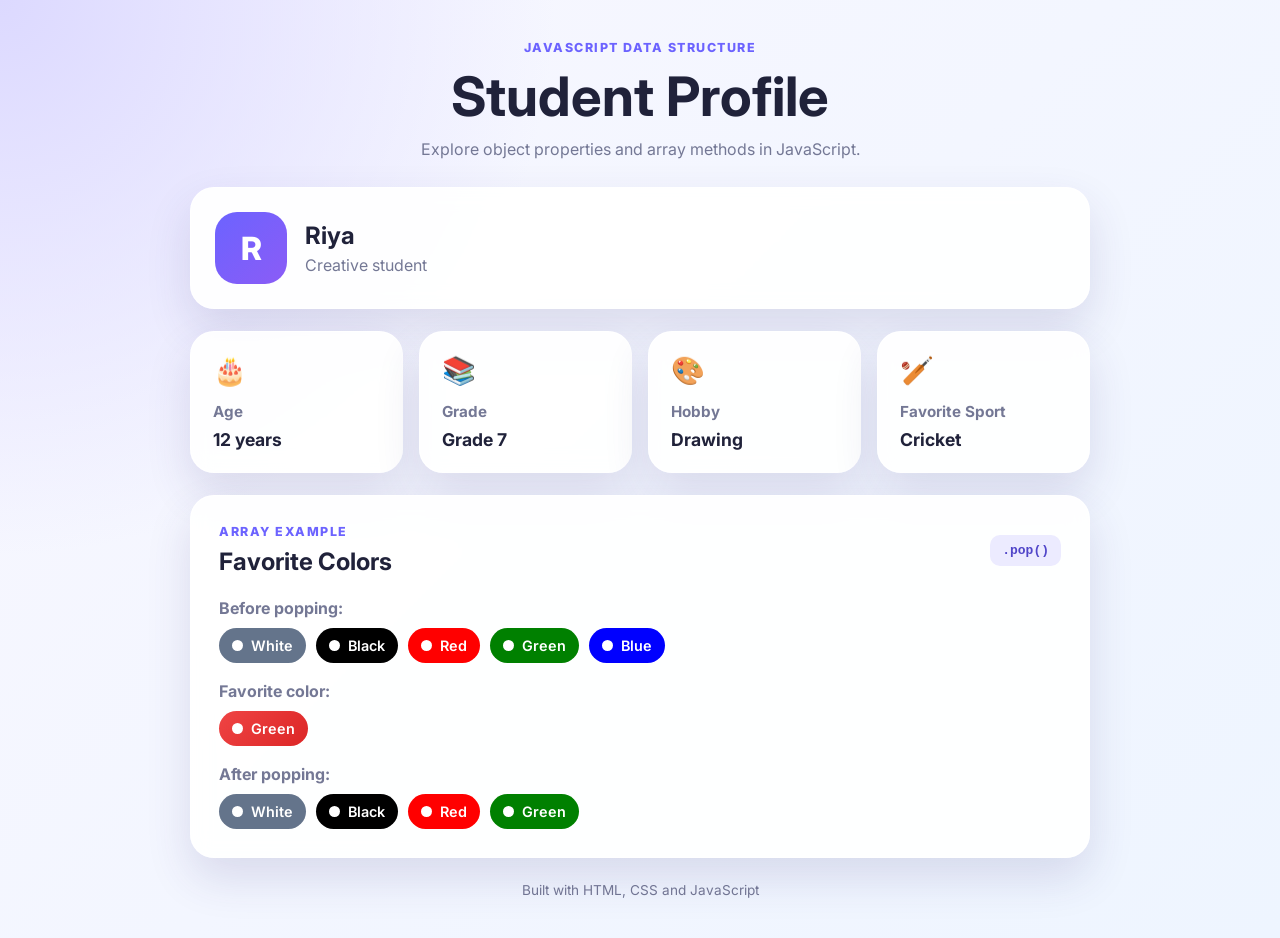
<file: index.html>
<!DOCTYPE html>
<html lang="en">
<head>
  <meta charset="UTF-8">
  <meta name="viewport" content="width=device-width, initial-scale=1.0">
  <title>Student Profile</title>
  <link rel="stylesheet" href="styles.css">
  <script src="script.js" defer></script>
</head>
<body>
  <main class="container">
    <section class="hero">
      <p class="eyebrow">JavaScript Data Structure</p>
      <h1>Student Profile</h1>
      <p class="subtitle">Explore object properties and array methods in JavaScript.</p>
    </section>

    <section class="profile-card">
      <div class="avatar">R</div>
      <div>
        <h2 id="student-name"></h2>
        <p class="student-role">Creative student</p>
      </div>
    </section>

    <section class="details-grid">
      <div class="info-card">
        <span class="icon">🎂</span>
        <h3>Age</h3>
        <p id="student-age"></p>
      </div>

      <div class="info-card">
        <span class="icon">📚</span>
        <h3>Grade</h3>
        <p id="student-grade"></p>
      </div>

      <div class="info-card">
        <span class="icon">🎨</span>
        <h3>Hobby</h3>
        <p id="student-hobby"></p>
      </div>

      <div class="info-card">
        <span class="icon">🏏</span>
        <h3>Favorite Sport</h3>
        <p id="student-sport"></p>
      </div>
    </section>

    <section class="colors-card">
      <div class="section-heading">
        <div>
          <p class="eyebrow">Array Example</p>
          <h2>Favorite Colors</h2>
        </div>
        <span class="array-badge">.pop()</span>
      </div>

      <div class="color-output">
        <p><strong>Before popping:</strong></p>
        <div id="before-colors" class="color-list"></div>

        <p><strong>Favorite color:</strong></p>
        <div id="favorite-color" class="favorite-color"></div>

        <p><strong>After popping:</strong></p>
        <div id="after-colors" class="color-list"></div>
      </div>
    </section>

    <footer>
      Built with HTML, CSS and JavaScript
    </footer>
  </main>
</body>
</html>
</file>
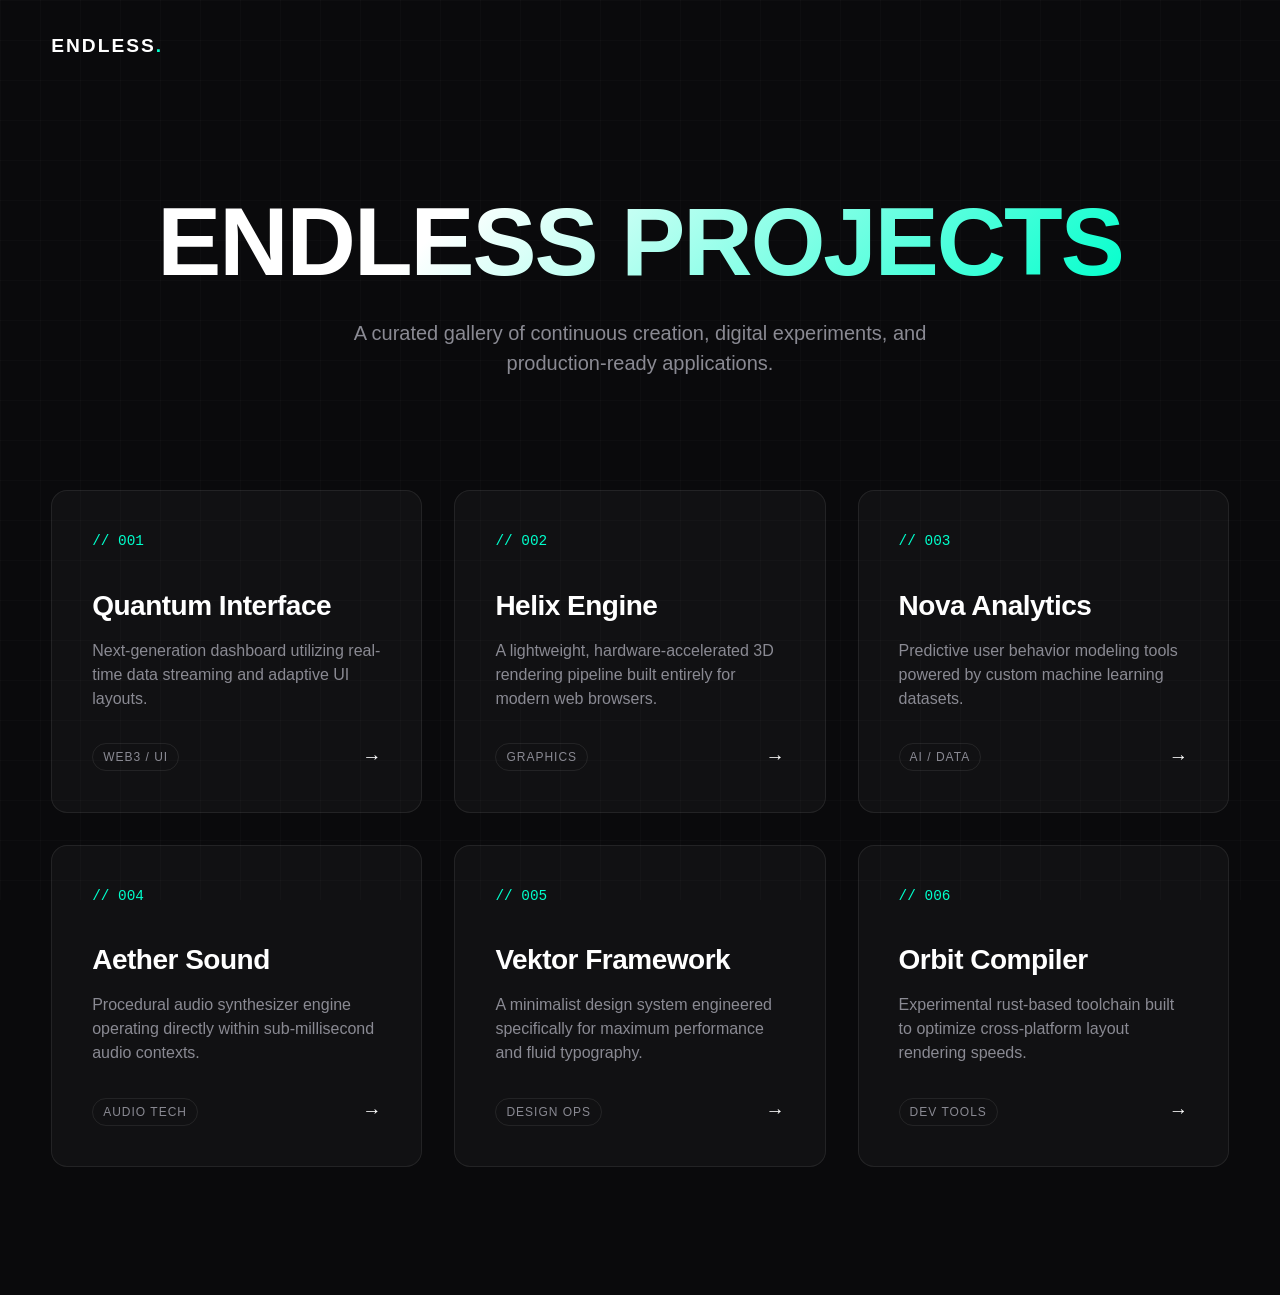
<file: ENDLESS PROJECTS.HTML>
<!DOCTYPE html>
<html lang="en">
<head>
    <meta charset="UTF-8">
    <meta name="viewport" content="width=device-width, initial-scale=1.0">
    <title>Endless Projects</title>
    <style>
        :root {
            --bg-color: #0a0a0c;
            --text-color: #ffffff;
            --accent-color: #00ffcc;
            --card-bg: rgba(255, 255, 255, 0.03);
            --card-border: rgba(255, 255, 255, 0.08);
        }

        * {
            box-sizing: border-box;
            margin: 0;
            padding: 0;
        }

        body {
            font-family: -apple-system, BlinkMacSystemFont, 'Segoe UI', Roboto, sans-serif;
            background-color: var(--bg-color);
            color: var(--text-color);
            overflow-x: hidden;
            line-height: 1.5;
        }

        /* Background grid effect */
        .grid-bg {
            position: fixed;
            top: 0;
            left: 0;
            width: 100%;
            height: 100%;
            background-image: 
                linear-gradient(to right, rgba(255, 255, 255, 0.02) 1px, transparent 1px),
                linear-gradient(to bottom, rgba(255, 255, 255, 0.02) 1px, transparent 1px);
            background-size: 40px 40px;
            z-index: -1;
        }

        /* Navigation */
        nav {
            display: flex;
            justify-content: space-between;
            align-items: center;
            padding: 2rem 4%;
            max-width: 1400px;
            margin: 0 auto;
        }

        .logo {
            font-weight: 800;
            font-size: 1.2rem;
            letter-spacing: 2px;
            text-transform: uppercase;
        }

        .logo span {
            color: var(--accent-color);
        }

        /* Hero Section */
        header {
            max-width: 1400px;
            margin: 0 auto;
            padding: 6rem 4% 4rem 4%;
            text-align: center;
        }

        h1 {
            font-size: clamp(3rem, 8vw, 6rem);
            font-weight: 900;
            line-height: 1.1;
            letter-spacing: -2px;
            margin-bottom: 1.5rem;
            text-transform: uppercase;
        }

        .highlight {
            background: linear-gradient(135deg, #fff 30%, var(--accent-color));
            -webkit-background-clip: text;
            -webkit-text-fill-color: transparent;
        }

        header p {
            font-size: clamp(1rem, 2vw, 1.25rem);
            color: #8a8a93;
            max-width: 600px;
            margin: 0 auto 3rem auto;
        }

        /* Project Grid */
        .project-section {
            max-width: 1400px;
            margin: 0 auto;
            padding: 0 4% 8rem 4%;
        }

        .grid {
            display: grid;
            grid-template-columns: repeat(auto-fill, minmax(350px, 1fr));
            gap: 2rem;
        }

        .card {
            background: var(--card-bg);
            border: 1px solid var(--card-border);
            border-radius: 16px;
            padding: 2.5rem;
            display: flex;
            flex-direction: column;
            justify-content: space-between;
            min-height: 320px;
            transition: all 0.4s cubic-bezier(0.16, 1, 0.3, 1);
            position: relative;
            overflow: hidden;
        }

        .card::before {
            content: '';
            position: absolute;
            top: 0;
            left: 0;
            width: 100%;
            height: 100%;
            background: radial-gradient(800px circle at var(--x, 0px) var(--y, 0px), rgba(0, 255, 204, 0.06), transparent 40%);
            z-index: 1;
            pointer-events: none;
            opacity: 0;
            transition: opacity 0.5s;
        }

        .card:hover::before {
            opacity: 1;
        }

        .card:hover {
            transform: translateY(-8px);
            border-color: rgba(0, 255, 204, 0.3);
            box-shadow: 0 20px 40px rgba(0, 0, 0, 0.4);
        }

        .card-number {
            font-family: monospace;
            color: var(--accent-color);
            font-size: 0.9rem;
            margin-bottom: 2rem;
            display: block;
        }

        .card h3 {
            font-size: 1.75rem;
            font-weight: 700;
            margin-bottom: 0.75rem;
            letter-spacing: -0.5px;
        }

        .card p {
            color: #8a8a93;
            font-size: 1rem;
            margin-bottom: 2rem;
            flex-grow: 1;
        }

        .card-footer {
            display: flex;
            justify-content: space-between;
            align-items: center;
            z-index: 2;
        }

        .tag {
            font-size: 0.75rem;
            text-transform: uppercase;
            letter-spacing: 1px;
            color: #8a8a93;
            border: 1px solid var(--card-border);
            padding: 4px 10px;
            border-radius: 20px;
        }

        .arrow {
            font-size: 1.2rem;
            transition: transform 0.3s;
        }

        .card:hover .arrow {
            transform: translateX(4px);
            color: var(--accent-color);
        }

        @media (max-width: 480px) {
            .grid {
                grid-template-columns: 1fr;
            }
        }
    </style>
</head>
<body>

    <div class="grid-bg"></div>

    <nav>
        <div class="logo">Endless<span>.</span></div>
    </nav>

    <header>
        <h1><span class="highlight">Endless Projects</span></h1>
        <p>A curated gallery of continuous creation, digital experiments, and production-ready applications.</p>
    </header>

    <main class="project-section">
        <div class="grid">
            
            <!-- Project 1 -->
            <div class="card">
                <div>
                    <span class="card-number">// 001</span>
                    <h3>Quantum Interface</h3>
                    <p>Next-generation dashboard utilizing real-time data streaming and adaptive UI layouts.</p>
                </div>
                <div class="card-footer">
                    <span class="tag">Web3 / UI</span>
                    <span class="arrow">→</span>
                </div>
            </div>

            <!-- Project 2 -->
            <div class="card">
                <div>
                    <span class="card-number">// 002</span>
                    <h3>Helix Engine</h3>
                    <p>A lightweight, hardware-accelerated 3D rendering pipeline built entirely for modern web browsers.</p>
                </div>
                <div class="card-footer">
                    <span class="tag">Graphics</span>
                    <span class="arrow">→</span>
                </div>
            </div>

            <!-- Project 3 -->
            <div class="card">
                <div>
                    <span class="card-number">// 003</span>
                    <h3>Nova Analytics</h3>
                    <p>Predictive user behavior modeling tools powered by custom machine learning datasets.</p>
                </div>
                <div class="card-footer">
                    <span class="tag">AI / Data</span>
                    <span class="arrow">→</span>
                </div>
            </div>

            <!-- Project 4 -->
            <div class="card">
                <div>
                    <span class="card-number">// 004</span>
                    <h3>Aether Sound</h3>
                    <p>Procedural audio synthesizer engine operating directly within sub-millisecond audio contexts.</p>
                </div>
                <div class="card-footer">
                    <span class="tag">Audio Tech</span>
                    <span class="arrow">→</span>
                </div>
            </div>

            <!-- Project 5 -->
            <div class="card">
                <div>
                    <span class="card-number">// 005</span>
                    <h3>Vektor Framework</h3>
                    <p>A minimalist design system engineered specifically for maximum performance and fluid typography.</p>
                </div>
                <div class="card-footer">
                    <span class="tag">Design Ops</span>
                    <span class="arrow">→</span>
                </div>
            </div>

            <!-- Project 6 -->
            <div class="card">
                <div>
                    <span class="card-number">// 006</span>
                    <h3>Orbit Compiler</h3>
                    <p>Experimental rust-based toolchain built to optimize cross-platform layout rendering speeds.</p>
                </div>
                <div class="card-footer">
                    <span class="tag">Dev Tools</span>
                    <span class="arrow">→</span>
                </div>
            </div>

        </div>
    </main>

    <script>
        // Interactive mouse glow effect for project cards
        document.querySelectorAll('.card').forEach(card => {
            card.addEventListener('mousemove', e => {
                const rect = card.getBoundingClientRect();
                const x = e.clientX - rect.left;
                const y = e.clientY - rect.top;
                
                card.style.setProperty('--x', `${x}px`);
                card.style.setProperty('--y', `${y}px`);
            });
        });
    </script>
</body>
</html>
</file>
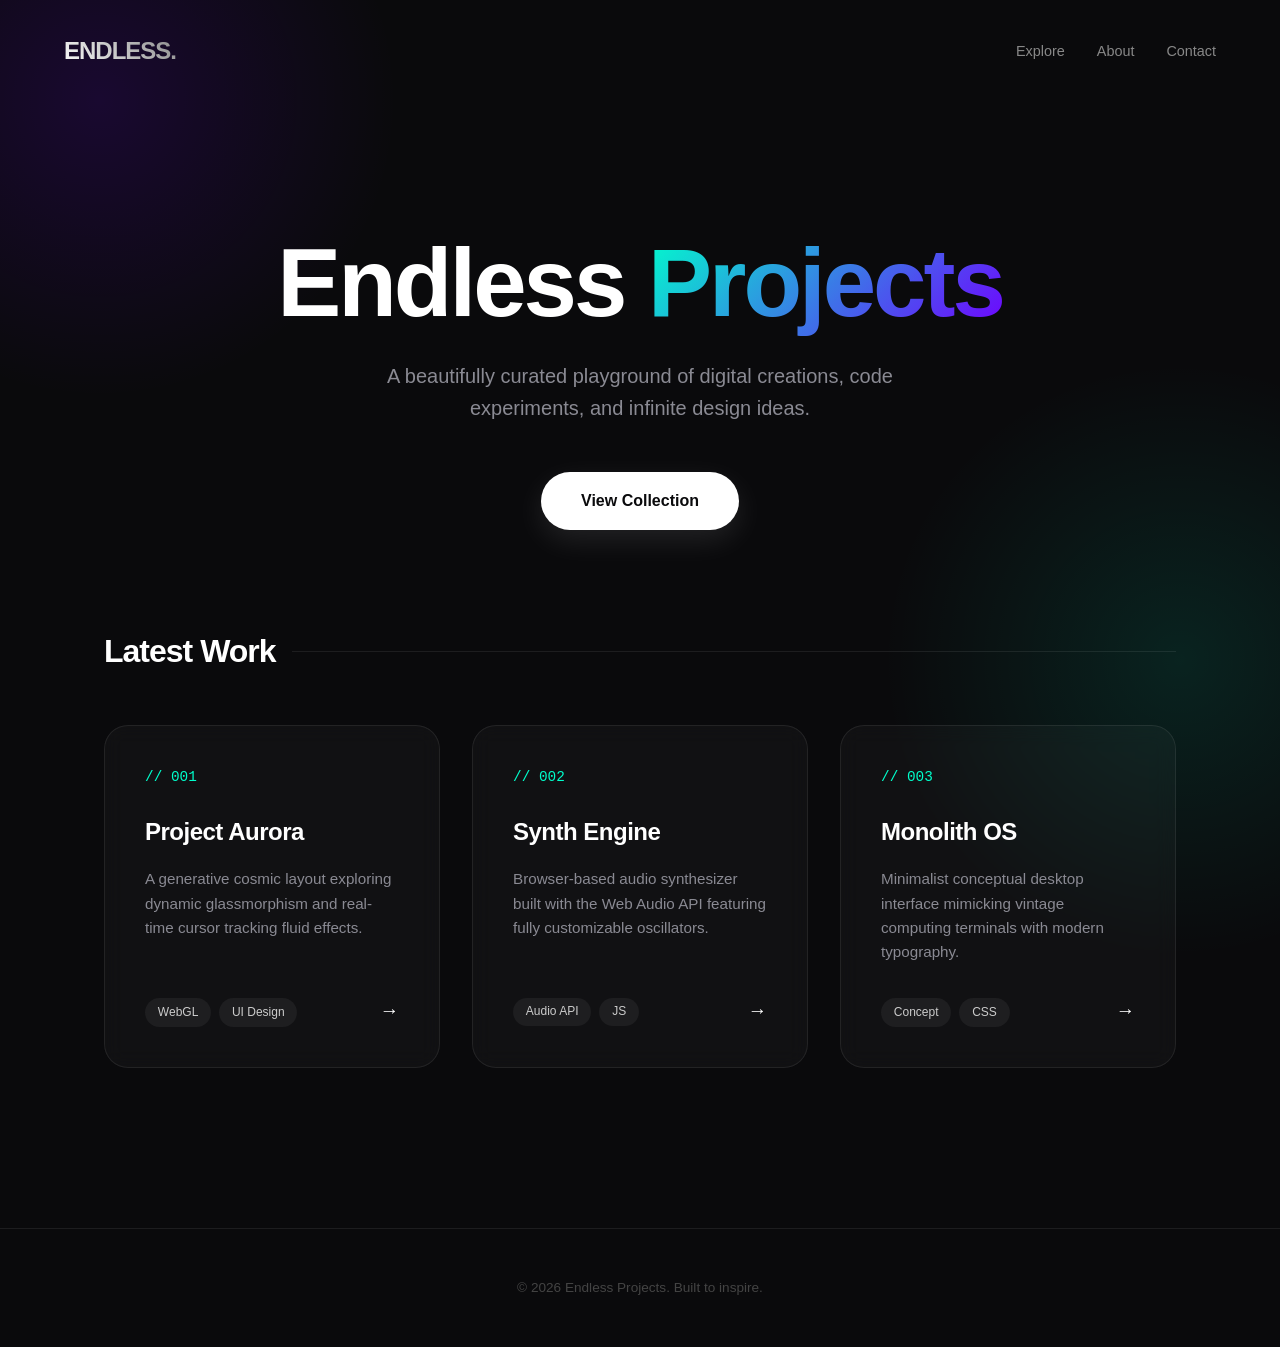
<file: ENDLESS PROJECTS4.HTML>
<!DOCTYPE html>
<html lang="en">
<head>
    <meta charset="UTF-8">
    <meta name="viewport" content="width=device-width, initial-scale=1.0">
    <title>Endless Projects</title>
    <style>
        :root {
            --bg-color: #0a0a0c;
            --text-color: #ffffff;
            --accent-primary: #00ffcc;
            --accent-secondary: #7000ff;
            --card-bg: rgba(255, 255, 255, 0.03);
            --card-border: rgba(255, 255, 255, 0.08);
        }

        * {
            box-sizing: border-box;
            margin: 0;
            padding: 0;
        }

        body {
            font-family: -apple-system, BlinkMacSystemFont, 'Segoe UI', Roboto, sans-serif;
            background-color: var(--bg-color);
            color: var(--text-color);
            overflow-x: hidden;
            line-height: 1.6;
        }

        /* Ambient Background Glows */
        .glow {
            position: absolute;
            width: 600px;
            height: 600px;
            background: radial-gradient(circle, rgba(112,0,255,0.15) 0%, rgba(0,0,0,0) 70%);
            top: -200px;
            left: -200px;
            z-index: -1;
            pointer-events: none;
        }

        .glow-right {
            position: absolute;
            width: 600px;
            height: 600px;
            background: radial-gradient(circle, rgba(0,255,204,0.1) 0%, rgba(0,0,0,0) 70%);
            top: 40%;
            right: -200px;
            z-index: -1;
            pointer-events: none;
        }

        /* Navigation */
        nav {
            display: flex;
            justify-content: space-between;
            align-items: center;
            padding: 2rem 5%;
            width: 100%;
        }

        .logo {
            font-size: 1.5rem;
            font-weight: 800;
            letter-spacing: -1px;
            background: linear-gradient(45deg, var(--text-color), #888);
            -webkit-background-clip: text;
            -webkit-text-fill-color: transparent;
        }

        .nav-links {
            display: flex;
            gap: 2rem;
            list-style: none;
        }

        .nav-links a {
            color: #888;
            text-decoration: none;
            font-size: 0.9rem;
            transition: color 0.3s;
        }

        .nav-links a:hover {
            color: var(--accent-primary);
        }

        /* Hero Section */
        header {
            display: flex;
            flex-direction: column;
            align-items: center;
            justify-content: center;
            text-align: center;
            padding: 8rem 1rem 6rem 1rem;
            position: relative;
        }

        h1 {
            font-size: clamp(3rem, 8vw, 6rem);
            font-weight: 900;
            line-height: 1.1;
            letter-spacing: -3px;
            margin-bottom: 1.5rem;
        }

        .highlight {
            background: linear-gradient(135deg, var(--accent-primary) 0%, var(--accent-secondary) 100%);
            -webkit-background-clip: text;
            -webkit-text-fill-color: transparent;
        }

        header p {
            font-size: clamp(1rem, 2vw, 1.25rem);
            color: #8a8a93;
            max-width: 600px;
            margin-bottom: 3rem;
            font-weight: 400;
        }

        .cta-btn {
            background: var(--text-color);
            color: var(--bg-color);
            padding: 1rem 2.5rem;
            border-radius: 50px;
            text-decoration: none;
            font-weight: 600;
            font-size: 1rem;
            transition: transform 0.2s, box-shadow 0.2s;
            box-shadow: 0 10px 30px rgba(255, 255, 255, 0.1);
        }

        .cta-btn:hover {
            transform: translateY(-2px);
            box-shadow: 0 15px 40px rgba(0, 255, 204, 0.3);
            background: var(--accent-primary);
        }

        /* Grid Section */
        .container {
            max-width: 1200px;
            margin: 0 auto;
            padding: 0 5% 10rem 5%;
        }

        .section-title {
            font-size: 2rem;
            font-weight: 700;
            margin-bottom: 3rem;
            letter-spacing: -1px;
            display: flex;
            align-items: center;
            gap: 1rem;
        }

        .section-title::after {
            content: '';
            flex-grow: 1;
            height: 1px;
            background: var(--card-border);
        }

        .grid {
            display: grid;
            grid-template-columns: repeat(auto-fit, minmax(320px, 1fr));
            gap: 2rem;
        }

        /* Project Cards */
        .card {
            background: var(--card-bg);
            border: 1px solid var(--card-border);
            border-radius: 24px;
            padding: 2.5rem;
            min-height: 300px;
            display: flex;
            flex-direction: column;
            justify-content: space-between;
            backdrop-filter: blur(10px);
            -webkit-backdrop-filter: blur(10px);
            transition: border-color 0.3s, transform 0.3s;
            cursor: pointer;
        }

        .card:hover {
            border-color: rgba(0, 255, 204, 0.4);
            transform: translateY(-4px);
        }

        .card-number {
            font-family: monospace;
            color: var(--accent-primary);
            font-size: 0.9rem;
            margin-bottom: 1.5rem;
        }

        .card h3 {
            font-size: 1.5rem;
            font-weight: 700;
            margin-bottom: 1rem;
            letter-spacing: -0.5px;
        }

        .card p {
            color: #8a8a93;
            font-size: 0.95rem;
            margin-bottom: 2rem;
            flex-grow: 1;
        }

        .card-footer {
            display: flex;
            justify-content: space-between;
            align-items: center;
        }

        .tags {
            display: flex;
            gap: 0.5rem;
        }

        .tag {
            font-size: 0.75rem;
            background: rgba(255, 255, 255, 0.05);
            padding: 0.3rem 0.8rem;
            border-radius: 20px;
            color: #ccc;
        }

        .arrow {
            font-size: 1.2rem;
            transition: transform 0.3s;
        }

        .card:hover .arrow {
            transform: translateX(5px);
            color: var(--accent-primary);
        }

        /* Footer */
        footer {
            text-align: center;
            padding: 3rem;
            color: #444;
            font-size: 0.85rem;
            border-top: 1px solid var(--card-border);
        }

        /* Responsive Fixes */
        @media (max-width: 768px) {
            nav { padding: 1.5rem 5%; }
            .nav-links { display: none; }
            header { padding: 6rem 1rem 4rem 1rem; }
        }
    </style>
</head>
<body>

    <div class="glow"></div>
    <div class="glow-right"></div>

    <nav>
        <div class="logo">ENDLESS.</div>
        <ul class="nav-links">
            <li><a href="#projects">Explore</a></li>
            <li><a href="#about">About</a></li>
            <li><a href="#contact">Contact</a></li>
        </ul>
    </nav>

    <header>
        <h1>Endless <span class="highlight">Projects</span></h1>
        <p>A beautifully curated playground of digital creations, code experiments, and infinite design ideas.</p>
        <a href="#projects" class="cta-btn">View Collection</a>
    </header>

    <main class="container" id="projects">
        <h2 class="section-title">Latest Work</h2>
        
        <div class="grid">
            <!-- Card 1 -->
            <div class="card">
                <div>
                    <div class="card-number">// 001</div>
                    <h3>Project Aurora</h3>
                    <p>A generative cosmic layout exploring dynamic glassmorphism and real-time cursor tracking fluid effects.</p>
                </div>
                <div class="card-footer">
                    <div class="tags">
                        <span class="tag">WebGL</span>
                        <span class="tag">UI Design</span>
                    </div>
                    <div class="arrow">→</div>
                </div>
            </div>

            <!-- Card 2 -->
            <div class="card">
                <div>
                    <div class="card-number">// 002</div>
                    <h3>Synth Engine</h3>
                    <p>Browser-based audio synthesizer built with the Web Audio API featuring fully customizable oscillators.</p>
                </div>
                <div class="card-footer">
                    <div class="tags">
                        <span class="tag">Audio API</span>
                        <span class="tag">JS</span>
                    </div>
                    <div class="arrow">→</div>
                </div>
            </div>

            <!-- Card 3 -->
            <div class="card">
                <div>
                    <div class="card-number">// 003</div>
                    <h3>Monolith OS</h3>
                    <p>Minimalist conceptual desktop interface mimicking vintage computing terminals with modern typography.</p>
                </div>
                <div class="card-footer">
                    <div class="tags">
                        <span class="tag">Concept</span>
                        <span class="tag">CSS</span>
                    </div>
                    <div class="arrow">→</div>
                </div>
            </div>
        </div>
    </main>

    <footer>
        &copy; 2026 Endless Projects. Built to inspire.
    </footer>

</body>
</html>
</file>
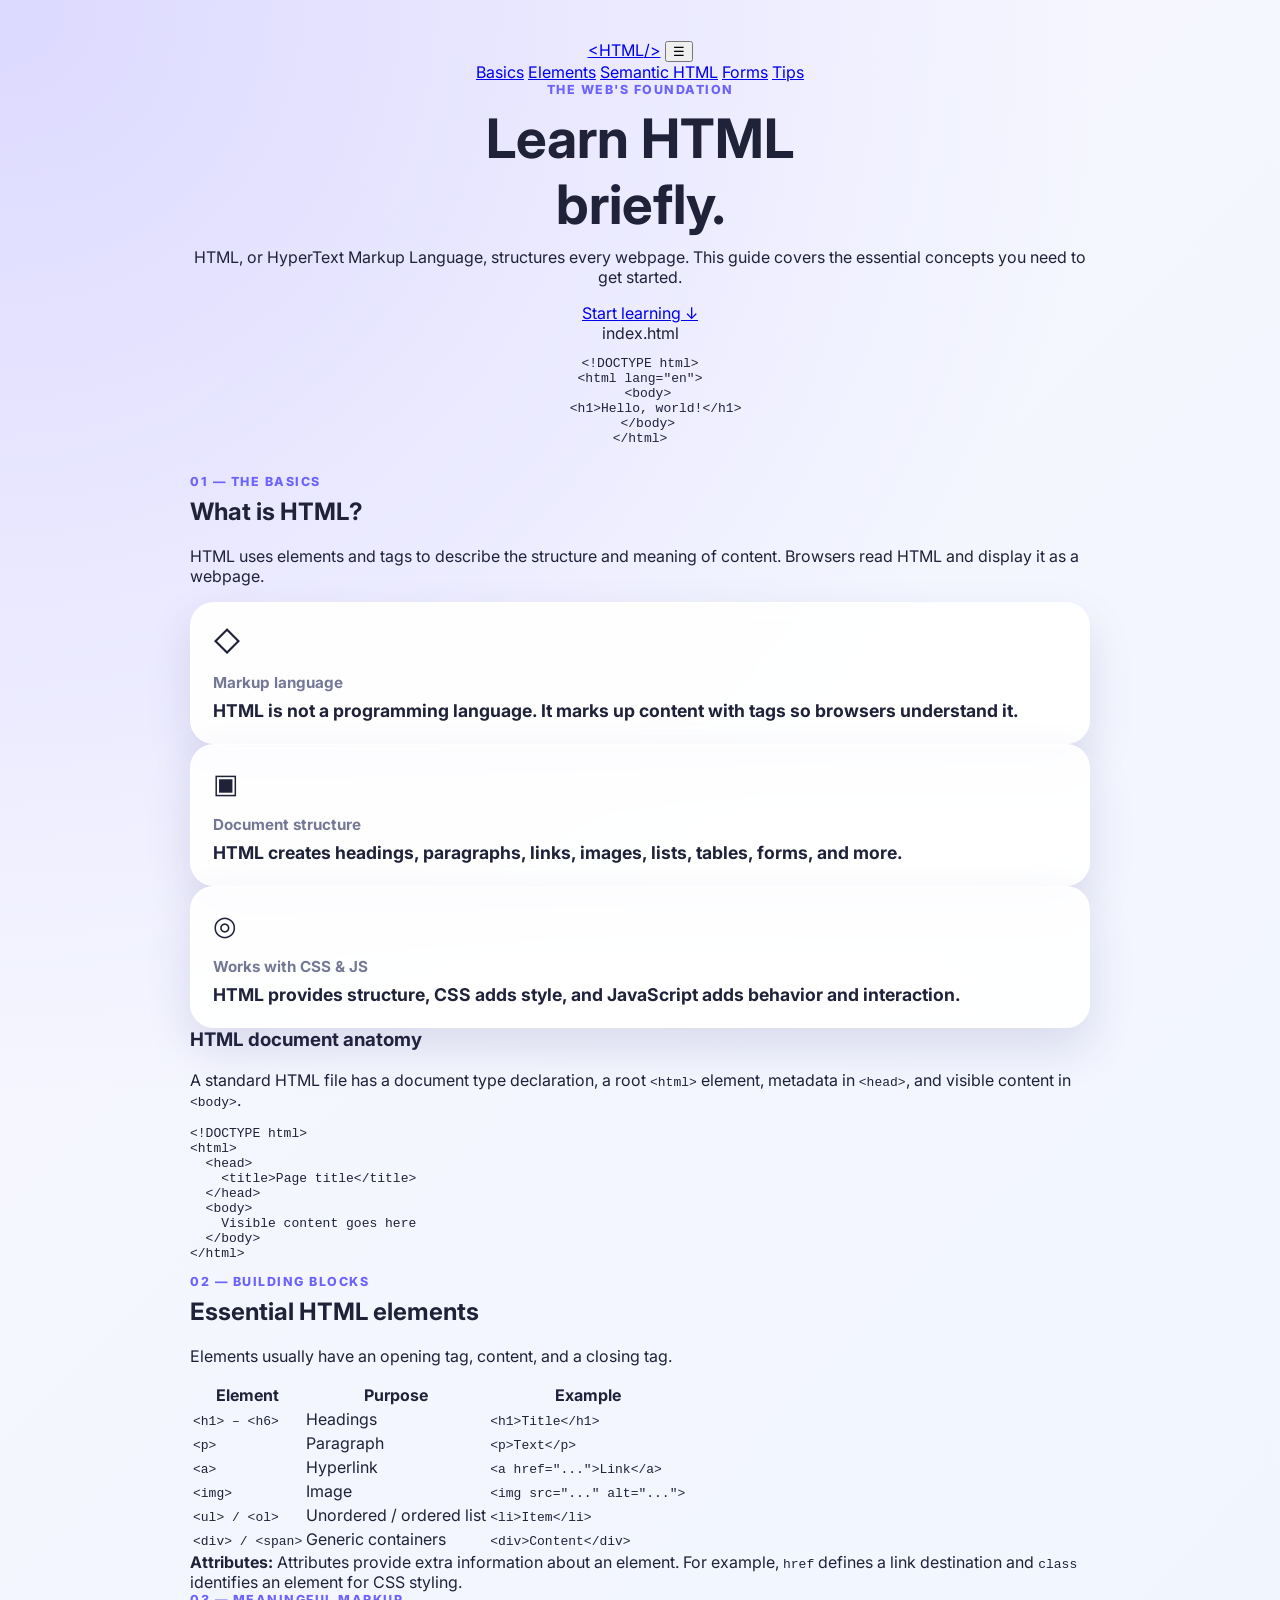
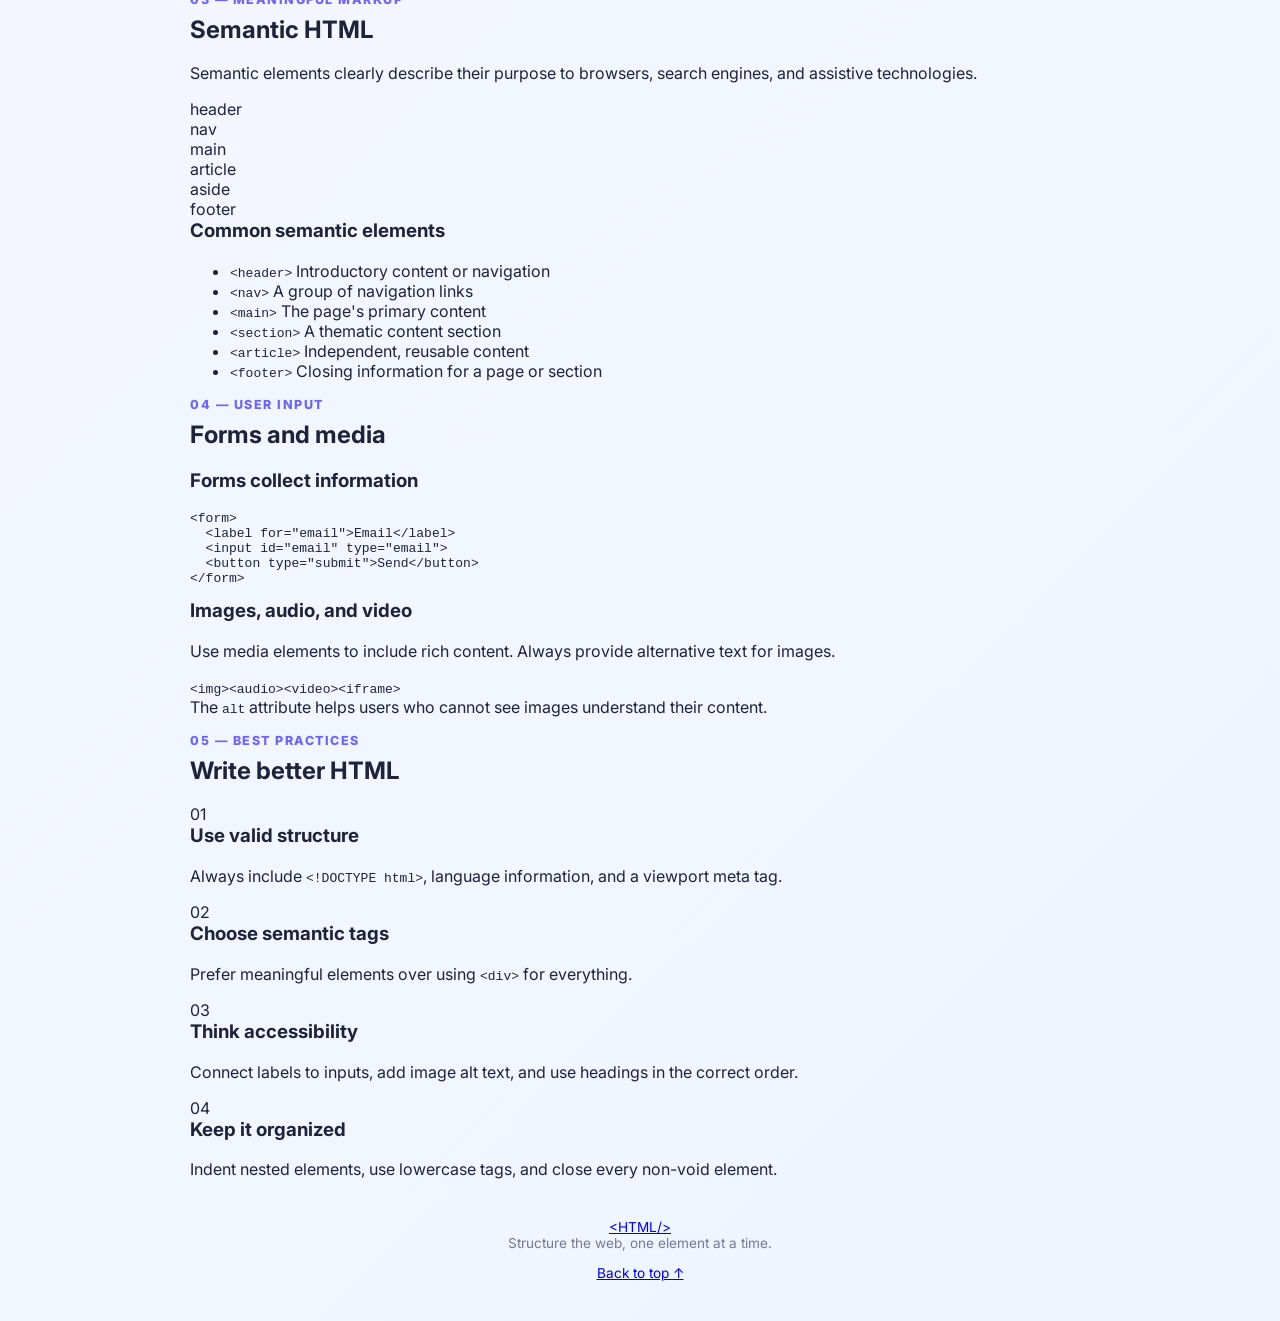
<file: index (1).html>
<!DOCTYPE html>
<html lang="en">
<head>
  <meta charset="UTF-8" />
  <meta name="viewport" content="width=device-width, initial-scale=1.0" />
  <meta name="description" content="A brief and complete guide to HTML." />
  <title>HTML Guide | Learn HTML Briefly</title>
  <link rel="stylesheet" href="styles.css" />
</head>
<body>
  <header class="hero" id="home">
    <nav class="navbar container">
      <a class="logo" href="#home">&lt;HTML<span>/&gt;</span></a>
      <button class="menu-button" aria-label="Toggle navigation">☰</button>
      <div class="nav-links">
        <a href="#basics">Basics</a>
        <a href="#elements">Elements</a>
        <a href="#semantic">Semantic HTML</a>
        <a href="#forms">Forms</a>
        <a href="#tips">Tips</a>
      </div>
    </nav>

    <div class="hero-content container">
      <div>
        <p class="eyebrow">THE WEB'S FOUNDATION</p>
        <h1>Learn HTML<br /><span>briefly.</span></h1>
        <p class="hero-text">
          HTML, or HyperText Markup Language, structures every webpage.
          This guide covers the essential concepts you need to get started.
        </p>
        <a class="button" href="#basics">Start learning ↓</a>
      </div>
      <div class="code-card">
        <div class="code-header"><i></i><i></i><i></i><span>index.html</span></div>
        <pre><code><span class="tag">&lt;!DOCTYPE html&gt;</span>
<span class="tag">&lt;html</span> <span class="attribute">lang</span>=<span class="string">"en"</span><span class="tag">&gt;</span>
  <span class="tag">&lt;body&gt;</span>
    <span class="tag">&lt;h1&gt;</span>Hello, world!<span class="tag">&lt;/h1&gt;</span>
  <span class="tag">&lt;/body&gt;</span>
<span class="tag">&lt;/html&gt;</span></code></pre>
      </div>
    </div>
  </header>

  <main>
    <section class="section container" id="basics">
      <p class="eyebrow">01 — THE BASICS</p>
      <h2>What is HTML?</h2>
      <p class="section-intro">
        HTML uses elements and tags to describe the structure and meaning of
        content. Browsers read HTML and display it as a webpage.
      </p>

      <div class="cards three-columns">
        <article class="info-card">
          <div class="icon">◇</div>
          <h3>Markup language</h3>
          <p>HTML is not a programming language. It marks up content with tags so browsers understand it.</p>
        </article>
        <article class="info-card">
          <div class="icon">▣</div>
          <h3>Document structure</h3>
          <p>HTML creates headings, paragraphs, links, images, lists, tables, forms, and more.</p>
        </article>
        <article class="info-card">
          <div class="icon">◎</div>
          <h3>Works with CSS & JS</h3>
          <p>HTML provides structure, CSS adds style, and JavaScript adds behavior and interaction.</p>
        </article>
      </div>

      <div class="definition-grid">
        <div>
          <h3>HTML document anatomy</h3>
          <p>A standard HTML file has a document type declaration, a root <code>&lt;html&gt;</code> element, metadata in <code>&lt;head&gt;</code>, and visible content in <code>&lt;body&gt;</code>.</p>
        </div>
        <pre class="dark-code"><code><span class="tag">&lt;!DOCTYPE html&gt;</span>
<span class="tag">&lt;html&gt;</span>
  <span class="tag">&lt;head&gt;</span>
    <span class="tag">&lt;title&gt;</span>Page title<span class="tag">&lt;/title&gt;</span>
  <span class="tag">&lt;/head&gt;</span>
  <span class="tag">&lt;body&gt;</span>
    Visible content goes here
  <span class="tag">&lt;/body&gt;</span>
<span class="tag">&lt;/html&gt;</span></code></pre>
      </div>
    </section>

    <section class="section muted-section" id="elements">
      <div class="container">
        <p class="eyebrow">02 — BUILDING BLOCKS</p>
        <h2>Essential HTML elements</h2>
        <p class="section-intro">Elements usually have an opening tag, content, and a closing tag.</p>

        <div class="table-wrapper">
          <table>
            <thead>
              <tr><th>Element</th><th>Purpose</th><th>Example</th></tr>
            </thead>
            <tbody>
              <tr><td><code>&lt;h1&gt; – &lt;h6&gt;</code></td><td>Headings</td><td><code>&lt;h1&gt;Title&lt;/h1&gt;</code></td></tr>
              <tr><td><code>&lt;p&gt;</code></td><td>Paragraph</td><td><code>&lt;p&gt;Text&lt;/p&gt;</code></td></tr>
              <tr><td><code>&lt;a&gt;</code></td><td>Hyperlink</td><td><code>&lt;a href="..."&gt;Link&lt;/a&gt;</code></td></tr>
              <tr><td><code>&lt;img&gt;</code></td><td>Image</td><td><code>&lt;img src="..." alt="..."&gt;</code></td></tr>
              <tr><td><code>&lt;ul&gt; / &lt;ol&gt;</code></td><td>Unordered / ordered list</td><td><code>&lt;li&gt;Item&lt;/li&gt;</code></td></tr>
              <tr><td><code>&lt;div&gt; / &lt;span&gt;</code></td><td>Generic containers</td><td><code>&lt;div&gt;Content&lt;/div&gt;</code></td></tr>
            </tbody>
          </table>
        </div>

        <div class="note">
          <strong>Attributes:</strong> Attributes provide extra information about an element.
          For example, <code>href</code> defines a link destination and <code>class</code> identifies
          an element for CSS styling.
        </div>
      </div>
    </section>

    <section class="section container" id="semantic">
      <p class="eyebrow">03 — MEANINGFUL MARKUP</p>
      <h2>Semantic HTML</h2>
      <p class="section-intro">Semantic elements clearly describe their purpose to browsers, search engines, and assistive technologies.</p>

      <div class="semantic-layout">
        <div class="semantic-diagram">
          <div class="diagram-label">header</div>
          <div class="diagram-row">
            <div class="diagram-label">nav</div>
            <div class="diagram-main">
              <div class="diagram-label">main</div>
              <div class="diagram-row">
                <div class="diagram-label">article</div>
                <div class="diagram-label">aside</div>
              </div>
            </div>
          </div>
          <div class="diagram-label">footer</div>
        </div>
        <div>
          <h3>Common semantic elements</h3>
          <ul class="check-list">
            <li><code>&lt;header&gt;</code> Introductory content or navigation</li>
            <li><code>&lt;nav&gt;</code> A group of navigation links</li>
            <li><code>&lt;main&gt;</code> The page's primary content</li>
            <li><code>&lt;section&gt;</code> A thematic content section</li>
            <li><code>&lt;article&gt;</code> Independent, reusable content</li>
            <li><code>&lt;footer&gt;</code> Closing information for a page or section</li>
          </ul>
        </div>
      </div>
    </section>

    <section class="section muted-section" id="forms">
      <div class="container">
        <p class="eyebrow">04 — USER INPUT</p>
        <h2>Forms and media</h2>
        <div class="two-columns">
          <div>
            <h3>Forms collect information</h3>
            <pre class="dark-code"><code><span class="tag">&lt;form&gt;</span>
  <span class="tag">&lt;label</span> <span class="attribute">for</span>=<span class="string">"email"</span><span class="tag">&gt;</span>Email<span class="tag">&lt;/label&gt;</span>
  <span class="tag">&lt;input</span> <span class="attribute">id</span>=<span class="string">"email"</span> <span class="attribute">type</span>=<span class="string">"email"</span><span class="tag">&gt;</span>
  <span class="tag">&lt;button</span> <span class="attribute">type</span>=<span class="string">"submit"</span><span class="tag">&gt;</span>Send<span class="tag">&lt;/button&gt;</span>
<span class="tag">&lt;/form&gt;</span></code></pre>
          </div>
          <div>
            <h3>Images, audio, and video</h3>
            <p>Use media elements to include rich content. Always provide alternative text for images.</p>
            <div class="tag-list">
              <code>&lt;img&gt;</code><code>&lt;audio&gt;</code><code>&lt;video&gt;</code><code>&lt;iframe&gt;</code>
            </div>
            <p class="small-text">The <code>alt</code> attribute helps users who cannot see images understand their content.</p>
          </div>
        </div>
      </div>
    </section>

    <section class="section container" id="tips">
      <p class="eyebrow">05 — BEST PRACTICES</p>
      <h2>Write better HTML</h2>
      <div class="tips-grid">
        <div><span>01</span><h3>Use valid structure</h3><p>Always include <code>&lt;!DOCTYPE html&gt;</code>, language information, and a viewport meta tag.</p></div>
        <div><span>02</span><h3>Choose semantic tags</h3><p>Prefer meaningful elements over using <code>&lt;div&gt;</code> for everything.</p></div>
        <div><span>03</span><h3>Think accessibility</h3><p>Connect labels to inputs, add image alt text, and use headings in the correct order.</p></div>
        <div><span>04</span><h3>Keep it organized</h3><p>Indent nested elements, use lowercase tags, and close every non-void element.</p></div>
      </div>
    </section>
  </main>

  <footer>
    <div class="container footer-content">
      <a class="logo" href="#home">&lt;HTML<span>/&gt;</span></a>
      <p>Structure the web, one element at a time.</p>
      <a href="#home" class="back-top">Back to top ↑</a>
    </div>
  </footer>

  <script src="script.js"></script>
</body>
</html>
</file>
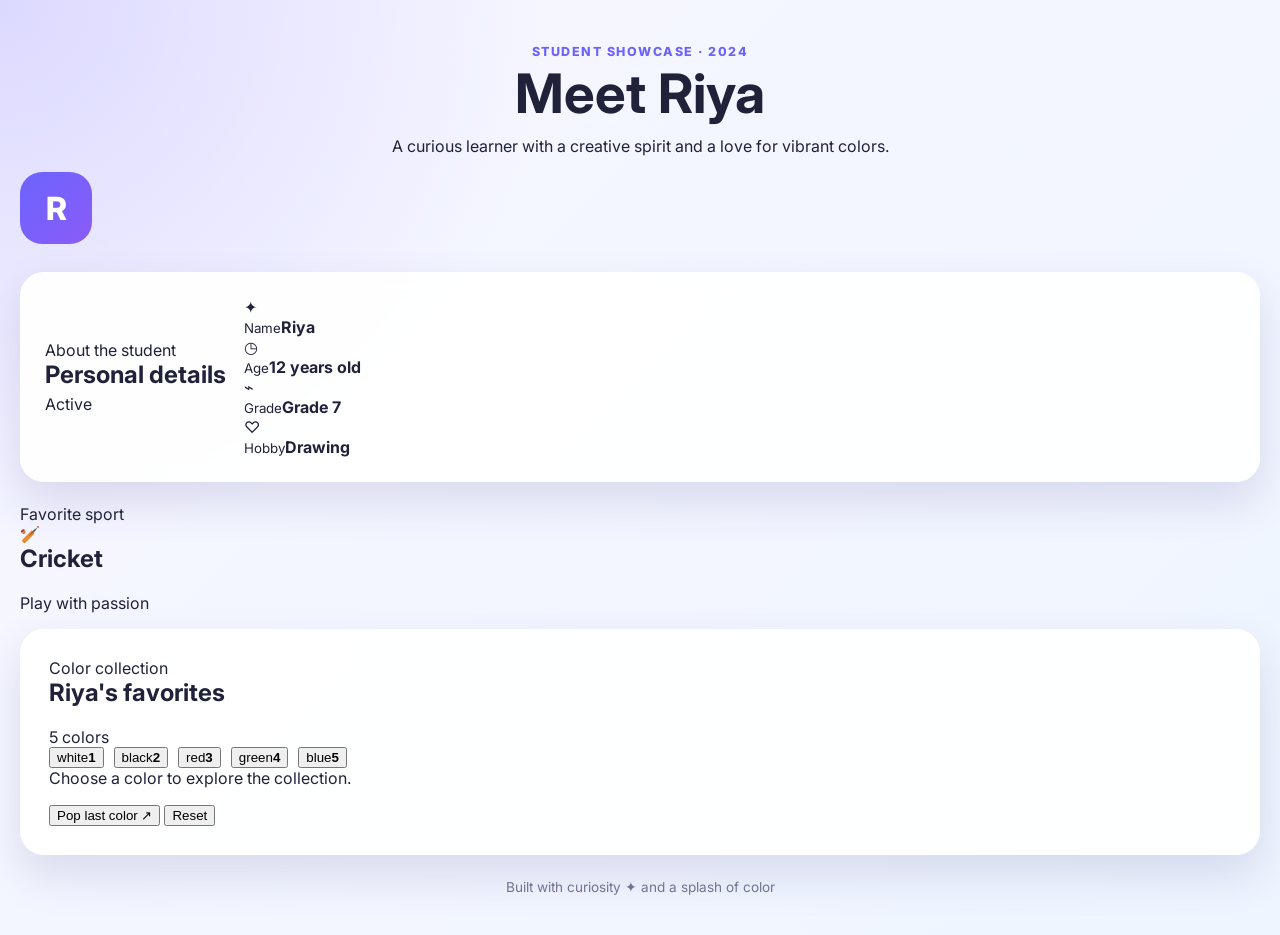
<file: index (3).html>
<!DOCTYPE html>
<html lang="en">
<head>
  <meta charset="UTF-8">
  <meta name="viewport" content="width=device-width, initial-scale=1.0">
  <title>Student Profile Dashboard</title>
  <link rel="preconnect" href="https://fonts.googleapis.com">
  <link rel="preconnect" href="https://fonts.gstatic.com" crossorigin>
  <link href="https://fonts.googleapis.com/css2?family=DM+Sans:wght@400;500;600;700&family=Playfair+Display:wght@600;700&display=swap" rel="stylesheet">
  <link rel="stylesheet" href="styles.css">
</head>
<body>
  <main class="dashboard">
    <header class="hero">
      <div class="hero-copy">
        <span class="eyebrow">Student showcase · 2024</span>
        <h1>Meet <span>Riya</span></h1>
        <p>A curious learner with a creative spirit and a love for vibrant colors.</p>
      </div>
      <div class="avatar" aria-label="Riya's initials">R</div>
    </header>

    <section class="content-grid" aria-label="Student information">
      <article class="card profile-card">
        <div class="card-heading">
          <div>
            <span class="section-label">About the student</span>
            <h2>Personal details</h2>
          </div>
          <span class="status"><i></i> Active</span>
        </div>
        <div class="details">
          <div class="detail-item"><span class="detail-icon">✦</span><div><small>Name</small><strong id="studentName"></strong></div></div>
          <div class="detail-item"><span class="detail-icon">◷</span><div><small>Age</small><strong><span id="studentAge"></span> years old</strong></div></div>
          <div class="detail-item"><span class="detail-icon">⌁</span><div><small>Grade</small><strong>Grade <span id="studentGrade"></span></strong></div></div>
          <div class="detail-item"><span class="detail-icon">♡</span><div><small>Hobby</small><strong id="studentHobby"></strong></div></div>
        </div>
      </article>

      <article class="card sport-card">
        <span class="section-label">Favorite sport</span>
        <div class="sport-content">
          <div class="sport-ball">🏏</div>
          <div><h2 id="favoriteSport"></h2><p>Play with passion</p></div>
        </div>
      </article>

      <article class="card colors-card">
        <div class="card-heading">
          <div>
            <span class="section-label">Color collection</span>
            <h2>Riya's favorites</h2>
          </div>
          <span class="count" id="colorCount"></span>
        </div>
        <div class="color-list" id="colorList"></div>
        <div class="color-actions">
          <p id="colorMessage">Choose a color to explore the collection.</p>
          <div class="buttons">
            <button id="popButton" type="button">Pop last color <span>↗</span></button>
            <button id="resetButton" class="secondary" type="button">Reset</button>
          </div>
        </div>
      </article>
    </section>

    <footer>Built with curiosity <span>✦</span> and a splash of color</footer>
  </main>

  <script>
    const student = {
      name: 'Riya', age: 12, grade: 7, hobby: 'Drawing', favoriteSport: 'Cricket'
    };
    const originalColors = ['white', 'black', 'red', 'green', 'blue'];
    let colors = [...originalColors];

    document.getElementById('studentName').textContent = student.name;
    document.getElementById('studentAge').textContent = student.age;
    document.getElementById('studentGrade').textContent = student.grade;
    document.getElementById('studentHobby').textContent = student.hobby;
    document.getElementById('favoriteSport').textContent = student.favoriteSport;

    const colorList = document.getElementById('colorList');
    const colorCount = document.getElementById('colorCount');
    const colorMessage = document.getElementById('colorMessage');

    function renderColors() {
      colorList.innerHTML = '';
      colors.forEach((color, index) => {
        const chip = document.createElement('button');
        chip.className = 'color-chip';
        chip.type = 'button';
        chip.innerHTML = `<span class="swatch ${color}"></span>${color}<b>${index + 1}</b>`;
        chip.addEventListener('click', () => {
          colorMessage.textContent = `${color[0].toUpperCase() + color.slice(1)} is color number ${index + 1}.`;
        });
        colorList.appendChild(chip);
      });
      colorCount.textContent = `${colors.length} colors`;
      document.getElementById('popButton').disabled = colors.length === 0;
    }

    document.getElementById('popButton').addEventListener('click', () => {
      const removedColor = colors.pop();
      if (removedColor) colorMessage.textContent = `${removedColor[0].toUpperCase() + removedColor.slice(1)} was popped from the collection.`;
      renderColors();
    });

    document.getElementById('resetButton').addEventListener('click', () => {
      colors = [...originalColors];
      colorMessage.textContent = 'The color collection has been restored.';
      renderColors();
    });

    renderColors();
  </script>
</body>
</html>
</file>
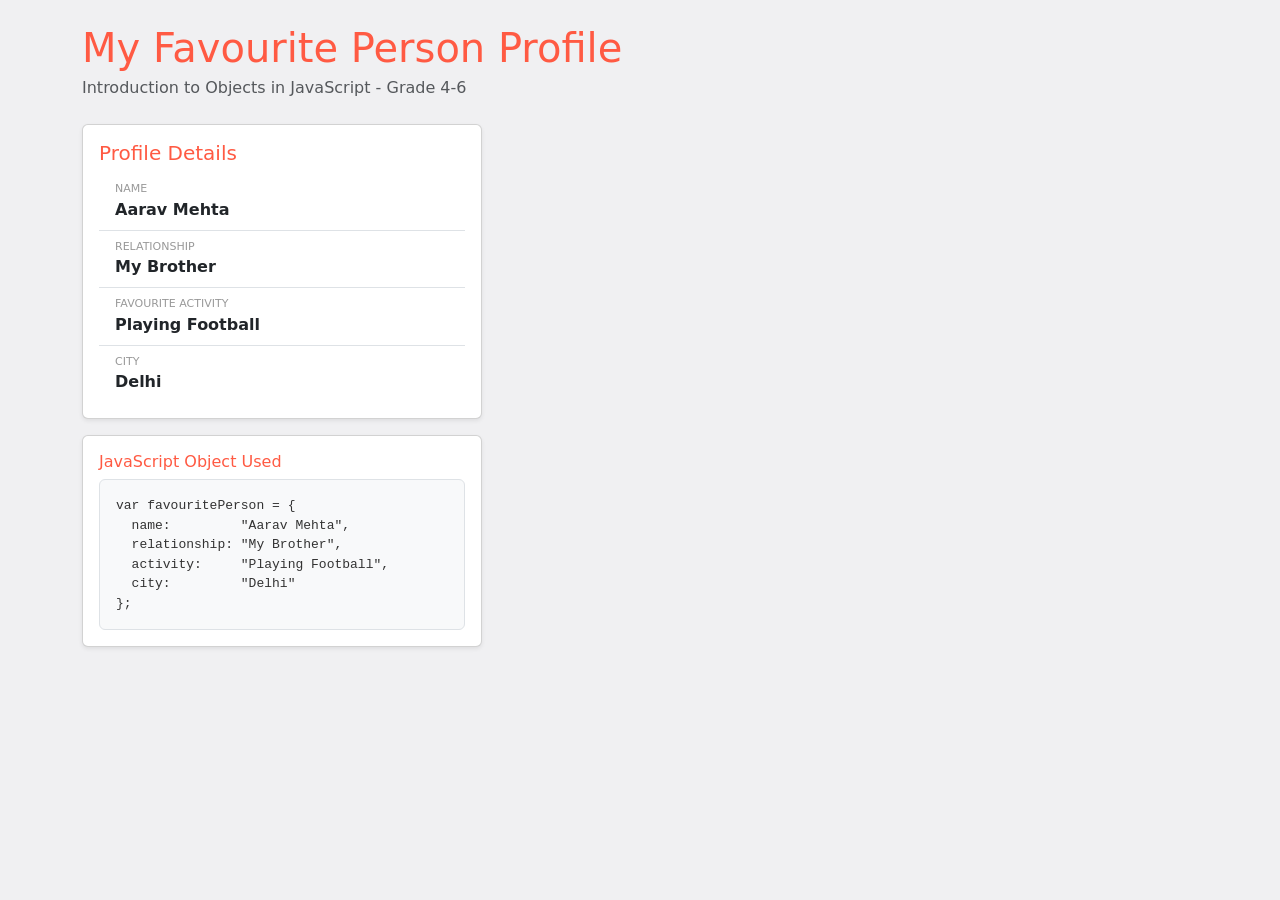
<file: index (4).html>
<!DOCTYPE html>
<html lang="en">
<head>
  <meta charset="UTF-8">
  <title>My Favourite Person Profile</title>
  <link
    href="https://cdn.jsdelivr.net/npm/bootstrap@5.3.0/dist/css/bootstrap.min.css"
    rel="stylesheet">
  <style>
    body { background-color: #F0F0F2; }
    h1   { color: #FF5A43; }
    .card-label { font-size: 11px; color: #999; text-transform: uppercase; }
    pre  { font-size: 13px; color: #333; }
  </style>
</head>
<body class="py-4">

  <div class="container">

    <h1 class="mb-1">My Favourite Person Profile</h1>
    <p class="text-muted mb-4">
      Introduction to Objects in JavaScript - Grade 4-6
    </p>

    <!-- Profile Card -->
    <div class="card shadow-sm mb-3" style="max-width:400px;">
      <div class="card-body">
        <h5 class="card-title" style="color:#FF5A43;">Profile Details</h5>
        <ul class="list-group list-group-flush">
          <li class="list-group-item">
            <span class="card-label d-block">Name</span>
            <strong id="name">-</strong>
          </li>
          <li class="list-group-item">
            <span class="card-label d-block">Relationship</span>
            <strong id="relationship">-</strong>
          </li>
          <li class="list-group-item">
            <span class="card-label d-block">Favourite Activity</span>
            <strong id="activity">-</strong>
          </li>
          <li class="list-group-item">
            <span class="card-label d-block">City</span>
            <strong id="city">-</strong>
          </li>
        </ul>
      </div>
    </div>

    <!-- Code Box -->
    <div class="card shadow-sm" style="max-width:400px;">
      <div class="card-body">
        <h6 style="color:#FF5A43;">JavaScript Object Used</h6>
        <pre id="codeDisplay"
          class="bg-light p-3 rounded border mb-0"></pre>
      </div>
    </div>

  </div><!-- /container -->

  <script>

    // Step 1 - Create the favourite person object
    var favouritePerson = {
      name:         "Aarav Mehta",
      relationship: "My Brother",
      activity:     "Playing Football",
      city:         "Delhi"
    };

    // Step 2 - Dot notation
    var nameEl = document.getElementById("name");
    var relationshipEl = document.getElementById("relationship");
    nameEl.textContent = favouritePerson.name;
    relationshipEl.textContent = favouritePerson.relationship;

    // Step 3 - Bracket notation
    var activityEl = document.getElementById("activity");
    var cityEl = document.getElementById("city");
    activityEl.textContent = favouritePerson["activity"];
    cityEl.textContent = favouritePerson["city"];

    // Show the object in the code box
    var codeEl = document.getElementById("codeDisplay");
    codeEl.textContent =
      'var favouritePerson = {\n' +
      '  name:         "' + favouritePerson.name + '",\n' +
      '  relationship: "' + favouritePerson.relationship + '",\n' +
      '  activity:     "' + favouritePerson["activity"] + '",\n' +
      '  city:         "' + favouritePerson["city"] + '"\n' +
      '};';

  </script>

</body>
</html>
</file>
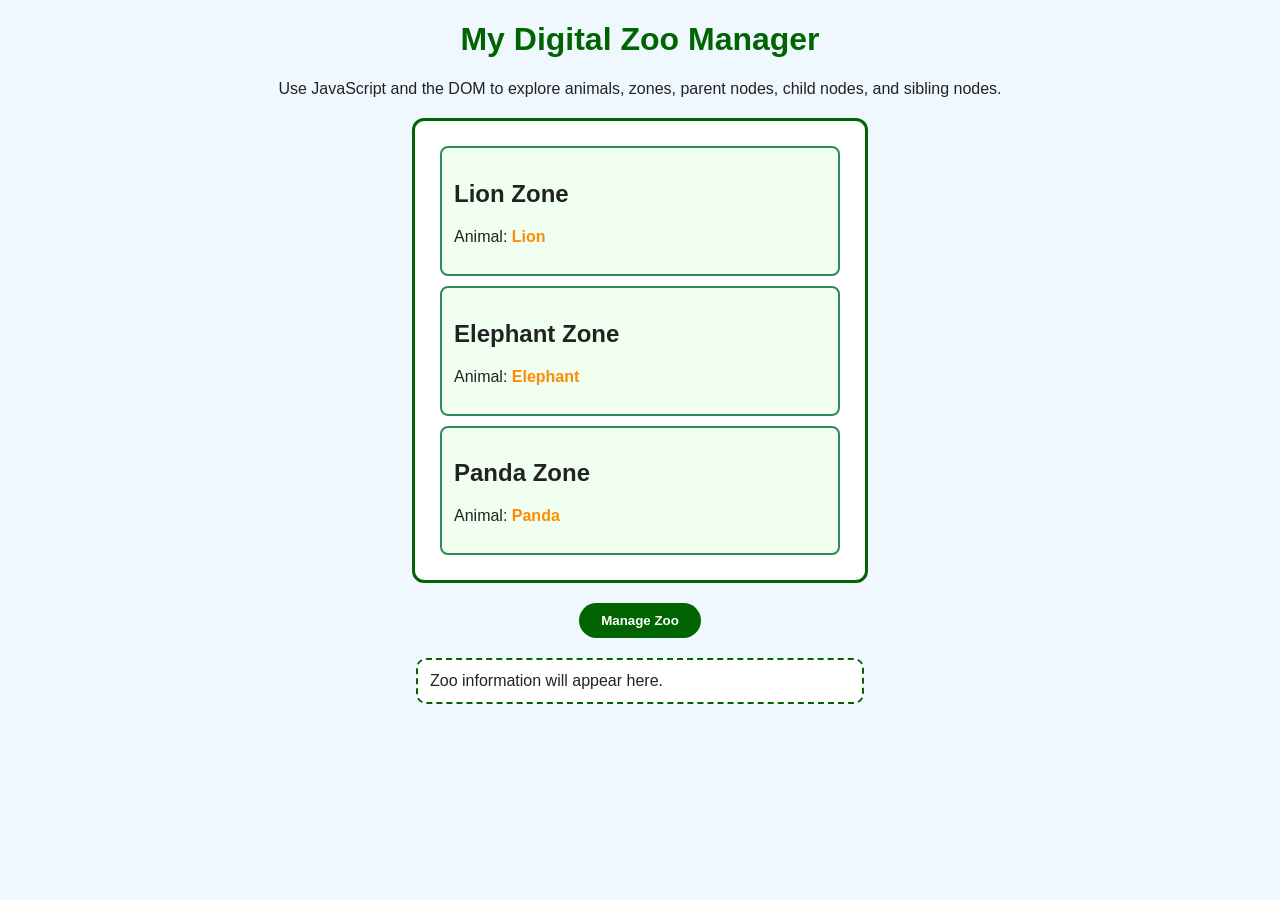
<file: index (5).html>
<!DOCTYPE html>
<html>
<head>
  <title>My Digital Zoo Manager</title>

  <style>
    body {
      font-family: Arial, sans-serif;
      background-color: aliceblue;
      text-align: center;
      color: #222222;
    }

    h1 {
      color: darkgreen;
    }

    #zoo {
      width: 420px;
      border: 3px solid darkgreen;
      border-radius: 12px;
      background-color: white;
      margin: 20px auto;
      padding: 15px;
    }

    .zone {
      border: 2px solid seagreen;
      border-radius: 8px;
      margin: 10px;
      padding: 12px;
      background-color: #f0fff0;
      text-align: left;
    }

    .animal {
      font-weight: bold;
      color: darkorange;
    }

    button {
      background-color: darkgreen;
      color: white;
      border: none;
      border-radius: 20px;
      padding: 10px 22px;
      cursor: pointer;
      font-weight: bold;
    }

    #output {
      width: 420px;
      border: 2px dashed darkgreen;
      border-radius: 10px;
      background-color: #ffffff;
      margin: 20px auto;
      padding: 12px;
      text-align: left;
    }
  </style>
</head>

<body>

  <h1>My Digital Zoo Manager</h1>

  <p>
    Use JavaScript and the DOM to explore animals, zones, parent nodes,
    child nodes, and sibling nodes.
  </p>

  <div id="zoo">

    <div class="zone" id="lionZone">
      <h2>Lion Zone</h2>
      <p>Animal: <span class="animal">Lion</span></p>
    </div>

    <div class="zone" id="elephantZone">
      <h2>Elephant Zone</h2>
      <p>Animal: <span class="animal">Elephant</span></p>
    </div>

    <div class="zone" id="pandaZone">
      <h2>Panda Zone</h2>
      <p>Animal: <span class="animal">Panda</span></p>
    </div>

  </div>

  <button onclick="manageZoo()">Manage Zoo</button>

  <div id="output">
    Zoo information will appear here.
  </div>

  <script>
    function manageZoo() {

      // HTML DOM: Selecting elements from the webpage
      let zoo = document.getElementById("zoo");
      let lionZone = document.getElementById("lionZone");
      let elephantZone = document.getElementById("elephantZone");
      let pandaZone = document.getElementById("pandaZone");
      let output = document.getElementById("output");

      // The DOM Tree: zoo is the parent container of all animal zones
      let parentNodeName = lionZone.parentNode.id;

      // Parent, Child, and Sibling Nodes
      let firstChildZone = zoo.children[0].id;
      let secondChildZone = zoo.children[1].id;
      let nextSiblingZone = lionZone.nextElementSibling.id;
      let previousSiblingZone = pandaZone.previousElementSibling.id;

      // Types of Nodes
      let elementNodeType = lionZone.nodeType;
      let textNodeType = lionZone.firstChild.nodeType;

      // JavaScript and the DOM: Changing content and style
      lionZone.style.backgroundColor = "#fff3cd";
      elephantZone.style.backgroundColor = "#d1ecf1";
      pandaZone.style.backgroundColor = "#f8d7da";

      lionZone.querySelector("h2").innerHTML = "Updated Lion Zone";
      elephantZone.querySelector("h2").innerHTML = "Updated Elephant Zone";
      pandaZone.querySelector("h2").innerHTML = "Updated Panda Zone";

      output.innerHTML =
        "<strong>DOM Tree Information:</strong><br>" +
        "Parent of Lion Zone: " + parentNodeName + "<br>" +
        "First child of Zoo: " + firstChildZone + "<br>" +
        "Second child of Zoo: " + secondChildZone + "<br><br>" +

        "<strong>Sibling Node Information:</strong><br>" +
        "Next sibling of Lion Zone: " + nextSiblingZone + "<br>" +
        "Previous sibling of Panda Zone: " + previousSiblingZone + "<br><br>" +

        "<strong>Types of Nodes:</strong><br>" +
        "Lion Zone element node type: " + elementNodeType + "<br>" +
        "Lion Zone first child text node type: " + textNodeType + "<br><br>" +

        "<strong>DOM Update:</strong><br>" +
        "The animal zone headings and background colours were updated using JavaScript.";
    }
  </script>

</body>
</html>
</file>
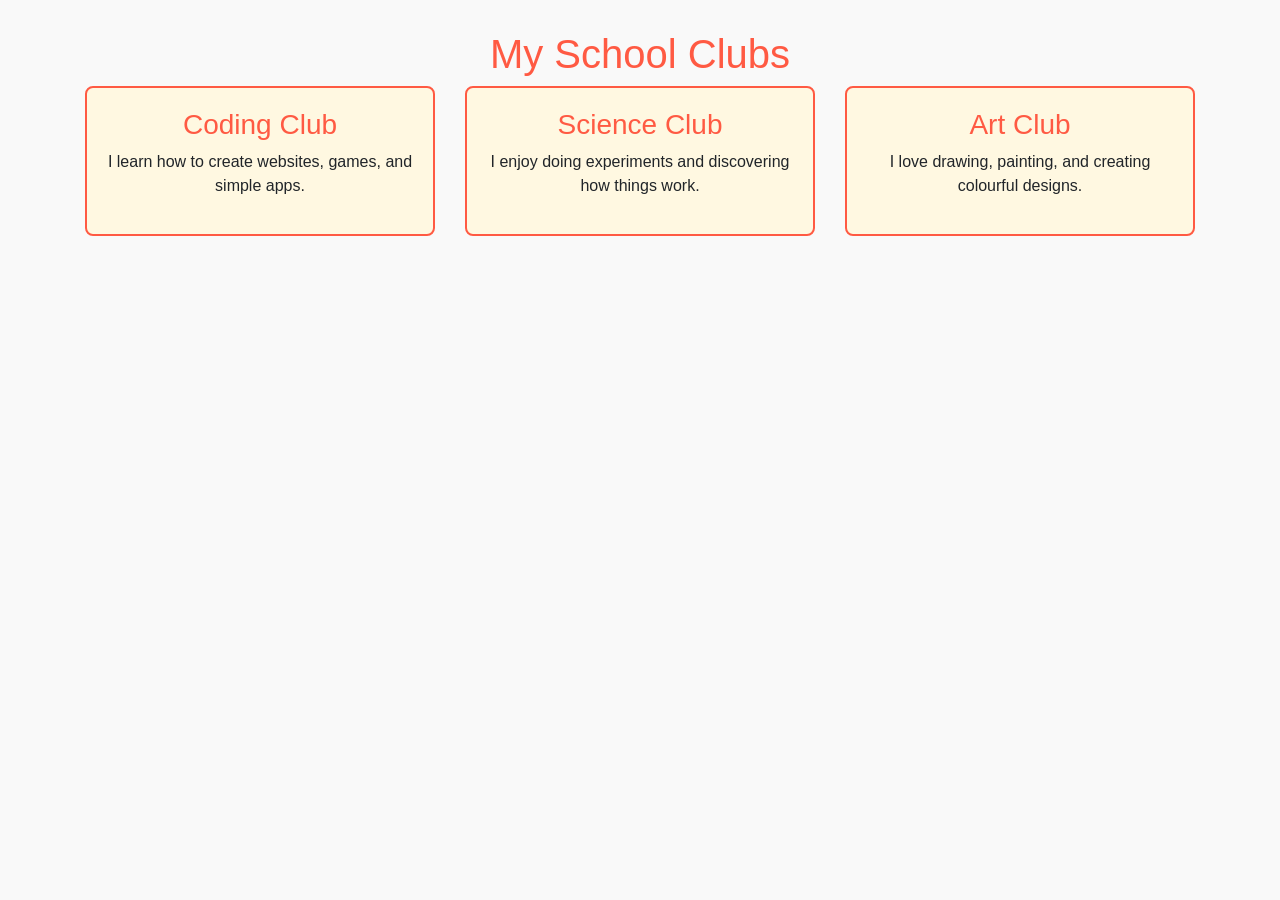
<file: index (6).html>
<!DOCTYPE html>
<html>
<head>
  <title>School Club Website</title>
  <meta charset="utf-8">
  <meta name="viewport" content="width=device-width, initial-scale=1">

  <!-- STEP 1 - Bootstrap CSS link -->
  <link rel="stylesheet"
    href="https://maxcdn.bootstrapcdn.com/bootstrap/4.3.1/css/bootstrap.min.css">

  <style>
    body {
      background-color: #f9f9f9;
      font-family: Arial, sans-serif;
      padding: 30px 15px;
    }
    h1 {
      text-align: center;
      color: #FF5A43;
    }
    .club-card {
      text-align: center;
      border: 2px solid #FF5A43;
      border-radius: 8px;
      padding: 20px;
      margin-bottom: 20px;
      background-color: #fff8e1;
    }
    .club-card h3 {
      color: #FF5A43;
    }
  </style>
</head>
<body>

  <h1>My School Clubs</h1>

  <!-- STEP 2 - container keeps the layout neat and centred -->
  <div class="container">

    <!-- STEP 3 - row holds all the columns in one horizontal line -->
    <div class="row">

      <!-- STEP 4 - col-12: full width on phones
                   col-md-6: half width on tablets
                   col-lg-4: one-third on desktops -->
      <div class="col-12 col-md-6 col-lg-4">
        <div class="club-card">
          <h3>Coding Club</h3>
          <p>I learn how to create websites, games, and simple apps.</p>
        </div>
      </div>

      <div class="col-12 col-md-6 col-lg-4">
        <div class="club-card">
          <h3>Science Club</h3>
          <p>I enjoy doing experiments and discovering how things work.</p>
        </div>
      </div>

      <div class="col-12 col-md-12 col-lg-4">
        <div class="club-card">
          <h3>Art Club</h3>
          <p>I love drawing, painting, and creating colourful designs.</p>
        </div>
      </div>

    </div>
  </div>

  <!-- STEP 5 - Bootstrap JS script -->
  <script src="https://maxcdn.bootstrapcdn.com/bootstrap/4.3.1/js/bootstrap.min.js">
  </script>

</body>
</html>
</file>
<file: styles.css>
@import url('https://fonts.googleapis.com/css2?family=Inter:wght@400;500;600;700;800&display=swap');

:root {
  --primary: #6c63ff;
  --secondary: #8b5cf6;
  --text: #20223a;
  --muted: #747895;
  --card: rgba(255, 255, 255, 0.92);
  --shadow: 0 20px 45px rgba(58, 51, 120, 0.14);
}

* {
  box-sizing: border-box;
}

body {
  margin: 0;
  min-height: 100vh;
  padding: 40px 20px;
  color: var(--text);
  font-family: "Inter", sans-serif;
  background:
    radial-gradient(circle at top left, #dcd9ff 0, transparent 35%),
    linear-gradient(135deg, #f8f7ff, #eef5ff);
}

.container {
  width: min(100%, 900px);
  margin: auto;
}

.hero {
  margin-bottom: 28px;
  text-align: center;
}

.eyebrow {
  margin: 0 0 8px;
  color: var(--primary);
  font-size: 0.78rem;
  font-weight: 800;
  letter-spacing: 1.5px;
  text-transform: uppercase;
}

h1,
h2,
h3,
p {
  margin-top: 0;
}

h1 {
  margin-bottom: 10px;
  font-size: clamp(2rem, 5vw, 3.4rem);
}

.subtitle {
  margin-bottom: 0;
  color: var(--muted);
}

.profile-card,
.info-card,
.colors-card {
  border: 1px solid rgba(255, 255, 255, 0.8);
  border-radius: 24px;
  background: var(--card);
  box-shadow: var(--shadow);
  backdrop-filter: blur(10px);
}

.profile-card {
  display: flex;
  align-items: center;
  gap: 18px;
  margin-bottom: 22px;
  padding: 24px;
}

.avatar {
  display: grid;
  width: 72px;
  height: 72px;
  place-items: center;
  border-radius: 22px;
  color: white;
  font-size: 2rem;
  font-weight: 800;
  background: linear-gradient(135deg, var(--primary), var(--secondary));
}

.profile-card h2 {
  margin-bottom: 5px;
}

.student-role {
  margin-bottom: 0;
  color: var(--muted);
}

.details-grid {
  display: grid;
  grid-template-columns: repeat(4, 1fr);
  gap: 16px;
  margin-bottom: 22px;
}

.info-card {
  padding: 22px;
  transition: transform 0.2s ease, box-shadow 0.2s ease;
}

.info-card:hover {
  transform: translateY(-5px);
  box-shadow: 0 25px 50px rgba(58, 51, 120, 0.2);
}

.icon {
  display: block;
  margin-bottom: 15px;
  font-size: 1.7rem;
}

.info-card h3 {
  margin-bottom: 8px;
  font-size: 0.95rem;
  color: var(--muted);
}

.info-card p {
  margin-bottom: 0;
  font-size: 1.1rem;
  font-weight: 700;
}

.colors-card {
  padding: 28px;
}

.section-heading {
  display: flex;
  align-items: center;
  justify-content: space-between;
  gap: 15px;
  margin-bottom: 22px;
}

.section-heading h2 {
  margin-bottom: 0;
}

.array-badge {
  padding: 8px 12px;
  border-radius: 10px;
  color: #5146c9;
  font-family: monospace;
  font-weight: 700;
  background: #ecebff;
}

.color-output p {
  margin: 18px 0 10px;
  color: var(--muted);
}

.color-list {
  display: flex;
  flex-wrap: wrap;
  gap: 10px;
}

.color-item,
.favorite-color {
  display: inline-flex;
  align-items: center;
  gap: 8px;
  padding: 9px 13px;
  border-radius: 30px;
  color: white;
  font-size: 0.9rem;
  font-weight: 600;
  text-transform: capitalize;
}

.favorite-color {
  background: linear-gradient(135deg, #ef4444, #dc2626);
}

.color-dot {
  width: 11px;
  height: 11px;
  border: 2px solid rgba(255, 255, 255, 0.7);
  border-radius: 50%;
  background: currentColor;
}

footer {
  padding-top: 24px;
  color: var(--muted);
  font-size: 0.85rem;
  text-align: center;
}

@media (max-width: 700px) {
  body {
    padding: 25px 15px;
  }

  .details-grid {
    grid-template-columns: repeat(2, 1fr);
  }
}

@media (max-width: 450px) {
  .details-grid {
    grid-template-columns: 1fr;
  }

  .profile-card,
  .colors-card {
    padding: 20px;
  }
}
</file>
